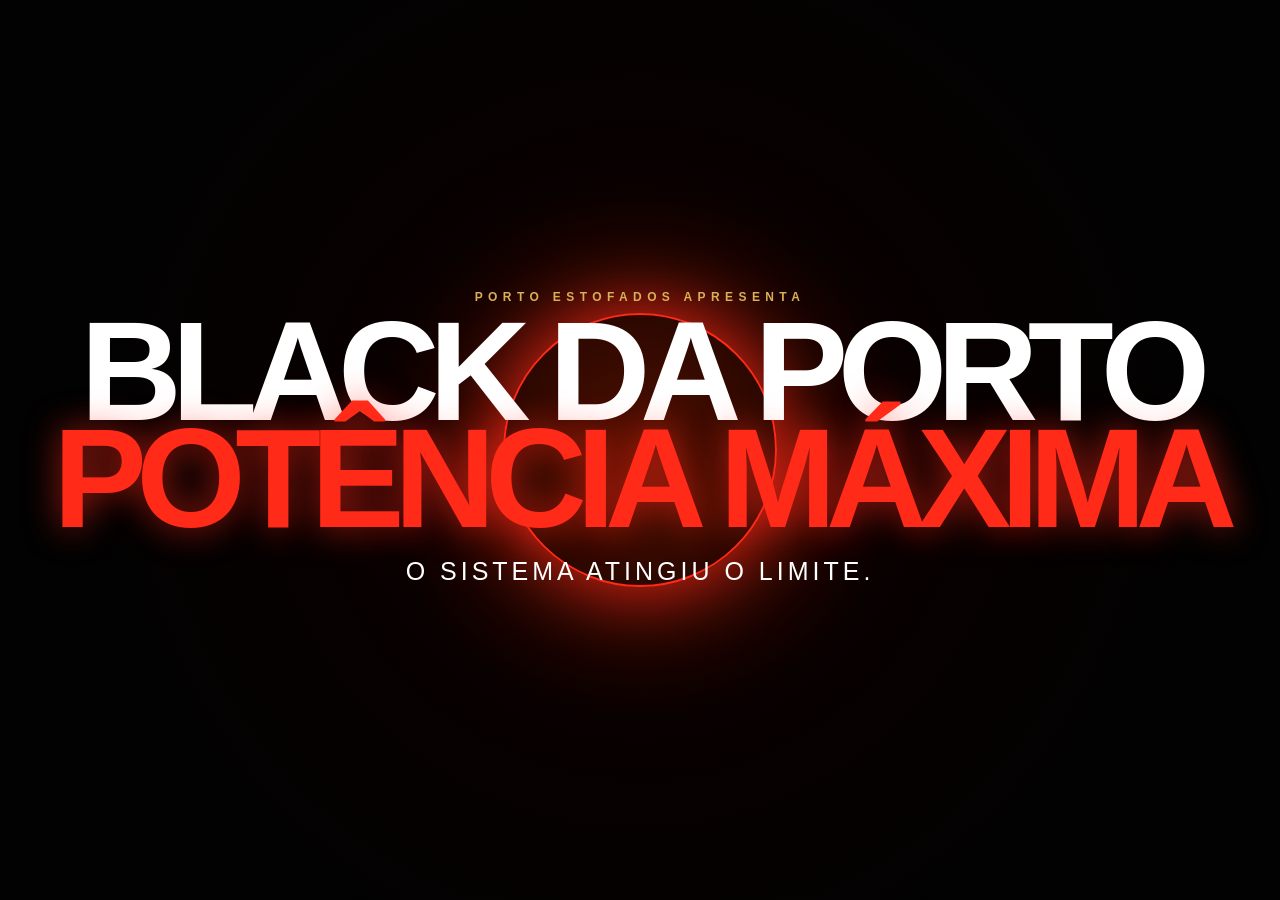
<file: black-porto/index.html>
<!doctype html>
<html lang="pt-BR">
<head>
  <meta charset="utf-8">
  <meta name="viewport" content="width=device-width,initial-scale=1,viewport-fit=cover">
  <meta name="theme-color" content="#050505">
  <meta name="description" content="A Porto está entrando em potência máxima.">
  <title>Porto — Potência Máxima</title>
  <link rel="icon" type="image/svg+xml" href="data:image/svg+xml,%3Csvg xmlns='http://www.w3.org/2000/svg' viewBox='0 0 64 64'%3E%3Crect width='64' height='64' rx='14' fill='%23050505'/%3E%3Cpath d='M31 8 19 35h10l-3 21 19-31H34z' fill='%23d7ad54'/%3E%3C/svg%3E">
  <style>
    :root{--gold:#d9af57;--red:#ff2a18;--ink:#050505;--muted:#8d8d8d;--power:.08}
    *{box-sizing:border-box}html,body{margin:0;min-height:100%;background:#050505;color:#fff;font-family:Arial,Helvetica,sans-serif;overflow-x:hidden}
    body{min-height:100svh;background:radial-gradient(circle at 50% 42%,rgba(118,18,0,.16),transparent 31%),linear-gradient(#090909,#030303)}
    .noise{position:fixed;inset:0;pointer-events:none;opacity:.12;background-image:url("data:image/svg+xml,%3Csvg viewBox='0 0 180 180' xmlns='http://www.w3.org/2000/svg'%3E%3Cfilter id='n'%3E%3CfeTurbulence type='fractalNoise' baseFrequency='.9' numOctaves='3' stitchTiles='stitch'/%3E%3C/filter%3E%3Crect width='100%25' height='100%25' filter='url(%23n)' opacity='.35'/%3E%3C/svg%3E")}
    .shell{position:relative;min-height:100svh;display:grid;grid-template-rows:auto 1fr auto;padding:clamp(18px,4vw,42px);isolation:isolate}
    header{display:flex;justify-content:space-between;align-items:flex-start;gap:20px;z-index:3}
    .brand{font-family:Georgia,serif;font-size:clamp(22px,4vw,38px);letter-spacing:.09em;color:var(--gold);line-height:.9;text-shadow:0 0 26px rgba(217,175,87,.15)}
    .brand small{display:block;margin-top:8px;font:700 9px/1 Arial,sans-serif;letter-spacing:.38em;color:#e9dfca}
    .protocol{text-align:right;font:700 10px/1.5 Arial,sans-serif;letter-spacing:.22em;color:#777}.live{display:inline-flex;align-items:center;gap:7px;color:#c9c9c9}.dot{width:6px;height:6px;border-radius:50%;background:var(--red);box-shadow:0 0 12px var(--red);animation:blink 1.4s ease-in-out infinite}@keyframes blink{50%{opacity:.25}}
    main{display:grid;grid-template-columns:minmax(0,1fr) minmax(250px,420px) minmax(0,1fr);align-items:center;gap:clamp(12px,4vw,60px);max-width:1200px;width:100%;margin:auto;padding:36px 0 28px}
    .copy-left{align-self:center}.eyebrow{font-size:11px;font-weight:800;letter-spacing:.32em;color:var(--gold);margin-bottom:14px}.copy-left h1{margin:0;max-width:490px;font-size:clamp(42px,7vw,92px);line-height:.88;letter-spacing:-.065em;text-transform:uppercase}.copy-left h1 span{display:block;color:transparent;-webkit-text-stroke:1px rgba(255,255,255,.28)}.copy-left p{max-width:380px;margin:24px 0 0;color:#aaa;font-size:clamp(14px,1.5vw,18px);line-height:1.55}
    .reactor-wrap{position:relative;display:grid;place-items:center;min-height:520px}.reactor-wrap:before{content:"";position:absolute;width:52%;height:74%;border-radius:50%;background:radial-gradient(circle,rgba(255,47,16,.22),rgba(122,12,0,.08) 44%,transparent 72%);filter:blur(24px);animation:ambientCore 2.6s ease-in-out infinite alternate}@keyframes ambientCore{to{transform:scale(1.18);opacity:.58;filter:blur(34px)}}.rings,.rings:before,.rings:after{position:absolute;border:1px solid rgba(217,175,87,.18);border-radius:50%;inset:9%;box-shadow:inset 0 0 30px rgba(217,175,87,.03),0 0 24px rgba(217,175,87,.03)}.rings:before,.rings:after{content:"";inset:11%;border-style:dashed;animation:spin 19s linear infinite}.rings:after{inset:23%;animation-direction:reverse;animation-duration:12s;border-color:rgba(255,42,24,.22)}@keyframes spin{to{transform:rotate(360deg)}}
    .reactor{position:relative;width:118px;height:440px;border:1px solid rgba(255,255,255,.19);border-radius:70px;padding:9px;background:linear-gradient(90deg,#0c0c0c,#191919 47%,#090909);box-shadow:0 0 80px rgba(0,0,0,.9),inset 0 0 25px #000}
    .glass{position:relative;width:100%;height:100%;overflow:hidden;border-radius:56px;background:linear-gradient(90deg,#070707,#101010 52%,#040404);box-shadow:inset 0 0 0 1px rgba(255,255,255,.05)}.glass:before{content:"";position:absolute;z-index:4;left:7%;right:7%;height:2px;top:-5%;background:linear-gradient(90deg,transparent,rgba(255,226,141,.82),transparent);box-shadow:0 0 13px #ffc75f;animation:scanner 4.8s ease-in-out infinite}@keyframes scanner{0%,8%{top:1%;opacity:0}18%{opacity:1}78%{opacity:.55}92%,100%{top:98%;opacity:0}}
    .fill{position:absolute;left:0;right:0;bottom:0;height:calc(var(--power)*100%);min-height:4%;background:linear-gradient(180deg,#ffc240 0%,#ff471c 25%,#b40700 68%,#630000 100%);box-shadow:0 -10px 32px rgba(255,61,22,.75),0 0 48px rgba(255,42,24,.38);transition:height 1.4s cubic-bezier(.16,1,.3,1);animation:corePulse 1.8s ease-in-out infinite alternate}@keyframes corePulse{to{filter:brightness(1.28) saturate(1.16);box-shadow:0 -15px 44px rgba(255,91,24,.94),0 0 62px rgba(255,42,24,.54)}}.fill:after{content:"";position:absolute;inset:0;background:radial-gradient(circle at 28% 80%,rgba(255,239,174,.7) 0 2px,transparent 3px),radial-gradient(circle at 70% 44%,rgba(255,209,91,.5) 0 1px,transparent 3px),linear-gradient(100deg,transparent 15%,rgba(255,255,255,.18) 42%,transparent 58%);background-size:34px 46px,29px 41px,100% 100%;animation:energyFlow 2.3s linear infinite;mix-blend-mode:screen}@keyframes energyFlow{to{background-position:0 -92px,0 -123px,0 0}}
    .fill:before{content:"";position:absolute;left:-10%;top:-12px;width:120%;height:23px;border-radius:50%;background:#ffe6a0;filter:blur(5px);opacity:.9;animation:heat 1.2s ease-in-out infinite alternate}@keyframes heat{to{transform:scaleX(.82);opacity:.55}}
    .ticks{position:absolute;inset:30px -32px;display:flex;flex-direction:column;justify-content:space-between}.ticks i{display:block;width:25px;border-top:1px solid rgba(255,255,255,.16)}.ticks i:nth-child(5n+1){width:38px;border-color:rgba(217,175,87,.46)}
    .spark{position:absolute;z-index:3;width:3px;height:3px;border-radius:50%;bottom:-8px;background:#fff1b3;box-shadow:0 0 8px #ff5a20,0 0 16px #ff2a18;animation:sparkRise var(--dur) linear infinite;animation-delay:var(--delay);opacity:0}@keyframes sparkRise{0%{transform:translate(0,0) scale(.5);opacity:0}12%{opacity:.9}65%{opacity:.7}100%{transform:translate(var(--drift),-430px) scale(0);opacity:0}}
    .percentage{position:absolute;display:grid;place-items:center;text-align:center;z-index:5;animation:readoutFloat 3s ease-in-out infinite alternate}@keyframes readoutFloat{to{transform:translateY(-4px)}}.number{font-size:clamp(58px,7vw,92px);font-weight:900;letter-spacing:-.08em;text-shadow:0 6px 35px #000,0 0 24px rgba(255,42,24,.12)}.number small{font-size:.32em;color:var(--gold);margin-left:4px}.label{font-size:9px;font-weight:800;letter-spacing:.32em;color:#bdbdbd;margin-top:-7px}
    .telemetry{align-self:center}.status-label{font-size:10px;font-weight:800;letter-spacing:.26em;color:#666}.status{margin:12px 0 28px;font-size:clamp(24px,3vw,42px);line-height:.96;text-transform:uppercase}.data{display:grid;gap:13px;border-left:1px solid rgba(217,175,87,.32);padding-left:18px}.row{display:flex;justify-content:space-between;gap:20px;max-width:280px;font-size:11px;letter-spacing:.12em;color:#777}.row b{color:#ddd;font-weight:700}.warning{margin-top:32px;max-width:290px;padding:14px 16px;border:1px solid rgba(255,42,24,.25);background:rgba(92,7,0,.12);font-size:10px;line-height:1.5;letter-spacing:.14em;color:#bc8e89;text-transform:uppercase}
    footer{display:flex;align-items:flex-end;justify-content:space-between;gap:24px;border-top:1px solid rgba(255,255,255,.08);padding-top:18px;z-index:3}.countdown{display:flex;gap:clamp(14px,4vw,42px)}.unit strong{display:block;font-size:clamp(21px,3vw,38px);line-height:1}.unit span{font-size:8px;letter-spacing:.24em;color:#666;text-transform:uppercase}.date{text-align:right;font-size:10px;line-height:1.6;letter-spacing:.2em;color:#777}.date b{display:block;color:var(--gold);font-size:13px}
    .critical body,.critical{animation:tremor .16s linear infinite alternate}@keyframes tremor{from{transform:translateX(-.5px)}to{transform:translateX(.5px)}}
    .launch-overlay{position:fixed;inset:0;display:grid;place-items:center;padding:24px;background:radial-gradient(circle,#501000 0,#090000 34%,#020202 72%);opacity:0;visibility:hidden;z-index:20;text-align:center}.launched .launch-overlay{visibility:visible;animation:detonate 1.5s ease-out forwards}@keyframes detonate{0%{opacity:0;filter:brightness(8)}10%{opacity:1;filter:brightness(5)}35%,100%{opacity:1;filter:brightness(1)}}.launch-overlay:before{content:"";position:absolute;width:30vmin;height:30vmin;border:2px solid var(--red);border-radius:50%;box-shadow:0 0 80px var(--red);animation:blast 1.6s ease-out infinite}@keyframes blast{to{transform:scale(6);opacity:0}}
    .reveal{position:relative}.reveal .mini{font-size:12px;letter-spacing:.45em;color:var(--gold);font-weight:800}.reveal h2{margin:14px 0 4px;font-size:clamp(52px,11vw,148px);line-height:.76;letter-spacing:-.075em;text-transform:uppercase}.reveal h2 span{display:block;color:var(--red);text-shadow:0 0 35px rgba(255,42,24,.65)}.reveal p{font-size:clamp(17px,2vw,25px);letter-spacing:.16em;text-transform:uppercase}
    @media(max-width:850px){.shell{padding:18px 18px 22px}main{grid-template-columns:1fr 150px;grid-template-areas:'copy reactor' 'tele reactor';gap:12px;padding:32px 0 22px}.copy-left{grid-area:copy}.reactor-wrap{grid-area:reactor;min-height:470px}.telemetry{grid-area:tele}.reactor{width:82px;height:390px}.ticks{right:-18px;left:-18px}.ticks i{width:13px}.ticks i:nth-child(5n+1){width:21px}.percentage{transform:rotate(-90deg)}.copy-left h1{font-size:clamp(39px,12vw,65px)}.copy-left p{font-size:13px;margin-top:15px}.data,.warning{display:none}.status{font-size:22px;margin-bottom:0}.countdown{gap:12px}.unit:nth-child(4){display:none}.date{font-size:8px}.brand{font-size:23px}.protocol{font-size:8px}}
    @media(max-width:480px){header{align-items:center}.protocol>div:first-child{display:none}main{grid-template-columns:1fr 108px}.reactor{width:68px;height:350px}.reactor-wrap{min-height:410px}.rings{inset:15% -45%}.copy-left h1{font-size:42px}.copy-left h1 span{-webkit-text-stroke:.8px rgba(255,255,255,.28)}footer{align-items:center}.date span{display:none}}
    @media(prefers-reduced-motion:reduce){*,*:before,*:after{animation:none!important;transition:none!important}}
  </style>
</head>
<body>
  <div class="noise"></div>
  <div class="shell">
    <header>
      <div class="brand">PORTO<small>ESTOFADOS</small></div>
      <div class="protocol"><div>PROTOCOLO // MAX Q</div><div class="live"><span class="dot"></span>MONITORAMENTO ATIVO</div></div>
    </header>
    <main>
      <section class="copy-left">
        <div class="eyebrow">SISTEMA EM AQUECIMENTO</div>
        <h1>Algo grande <span>está ganhando potência.</span></h1>
        <p>A pressão está subindo. A Porto está se preparando para atingir um nível nunca registrado.</p>
      </section>
      <section class="reactor-wrap" aria-label="Medidor de potência">
        <div class="rings"></div>
        <div class="reactor"><div class="glass"><div class="fill"></div></div><div class="ticks" aria-hidden="true"></div></div>
        <div class="percentage"><div class="number"><span id="power">08</span><small>%</small></div><div class="label">POTÊNCIA</div></div>
      </section>
      <section class="telemetry">
        <div class="status-label">ESTÁGIO ATUAL</div>
        <div class="status" id="status">Aquecimento<br>iniciado</div>
        <div class="data">
          <div class="row"><span>PRESSÃO</span><b id="pressure">0.12 MPa</b></div>
          <div class="row"><span>TEMPERATURA</span><b id="temperature">148 °C</b></div>
          <div class="row"><span>ESTABILIDADE</span><b id="stability">NOMINAL</b></div>
        </div>
        <div class="warning" id="warning">Não interrompa o processo. O sistema está se aproximando do limite.</div>
      </section>
    </main>
    <footer>
      <div class="countdown" aria-label="Contagem regressiva">
        <div class="unit"><strong id="days">--</strong><span>dias</span></div>
        <div class="unit"><strong id="hours">--</strong><span>horas</span></div>
        <div class="unit"><strong id="minutes">--</strong><span>minutos</span></div>
        <div class="unit"><strong id="seconds">--</strong><span>segundos</span></div>
      </div>
      <div class="date"><b>JANELA DE LANÇAMENTO</b><span>TRAJETÓRIA CONFIRMADA</span></div>
    </footer>
  </div>
  <section class="launch-overlay" aria-hidden="true">
    <div class="reveal"><div class="mini">PORTO ESTOFADOS APRESENTA</div><h2>BLACK DA PORTO<span>POTÊNCIA MÁXIMA</span></h2><p>O sistema atingiu o limite.</p></div>
  </section>
  <script>
    const launch = new Date('2026-11-27T00:00:00-03:00').getTime();
    const ignition = new Date('2026-09-17T00:00:00-03:00').getTime();
    const q = new URLSearchParams(location.search);
    const demoLaunch = q.get('demo') === 'launch';
    const ticks = document.querySelector('.ticks');
    for(let i=0;i<21;i++) ticks.appendChild(document.createElement('i'));
    const glass = document.querySelector('.glass');
    for(let i=0;i<13;i++){
      const spark=document.createElement('i');spark.className='spark';
      spark.style.left=(12+Math.random()*76)+'%';
      spark.style.setProperty('--dur',(2.4+Math.random()*3.2)+'s');
      spark.style.setProperty('--delay',(-Math.random()*5)+'s');
      spark.style.setProperty('--drift',(-18+Math.random()*36)+'px');
      glass.appendChild(spark);
    }
    const pad=n=>String(Math.max(0,n)).padStart(2,'0');
    function update(){
      const now = demoLaunch ? launch + 1000 : Date.now();
      const remaining = Math.max(0,launch-now);
      const total = launch-ignition;
      const raw = Math.min(1,Math.max(0,(now-ignition)/total));
      let power = now>=launch ? 100 : Math.min(99,8+91*Math.pow(raw,.78));
      document.documentElement.style.setProperty('--power',power/100);
      document.getElementById('power').textContent=pad(Math.floor(power));
      document.getElementById('days').textContent=pad(Math.floor(remaining/86400000));
      document.getElementById('hours').textContent=pad(Math.floor(remaining/3600000)%24);
      document.getElementById('minutes').textContent=pad(Math.floor(remaining/60000)%60);
      document.getElementById('seconds').textContent=pad(Math.floor(remaining/1000)%60);
      document.getElementById('pressure').textContent=(.12+power*.027).toFixed(2)+' MPa';
      document.getElementById('temperature').textContent=Math.floor(148+power*9.8)+' °C';
      const status=document.getElementById('status'), stability=document.getElementById('stability');
      if(power<45){status.innerHTML='Aquecimento<br>iniciado';stability.textContent='NOMINAL'}
      else if(power<75){status.innerHTML='Pressão<br>subindo';stability.textContent='ESTÁVEL'}
      else if(power<93){status.innerHTML='Zona<br>crítica';stability.textContent='ATENÇÃO'}
      else{status.innerHTML='MAX Q<br>atingido';stability.textContent='LIMITE';document.body.classList.add('critical')}
      if(now>=launch){document.body.classList.add('launched');document.querySelector('.launch-overlay').setAttribute('aria-hidden','false')}
    }
    update();setInterval(update,1000);
  </script>
</body>
</html>
</file>
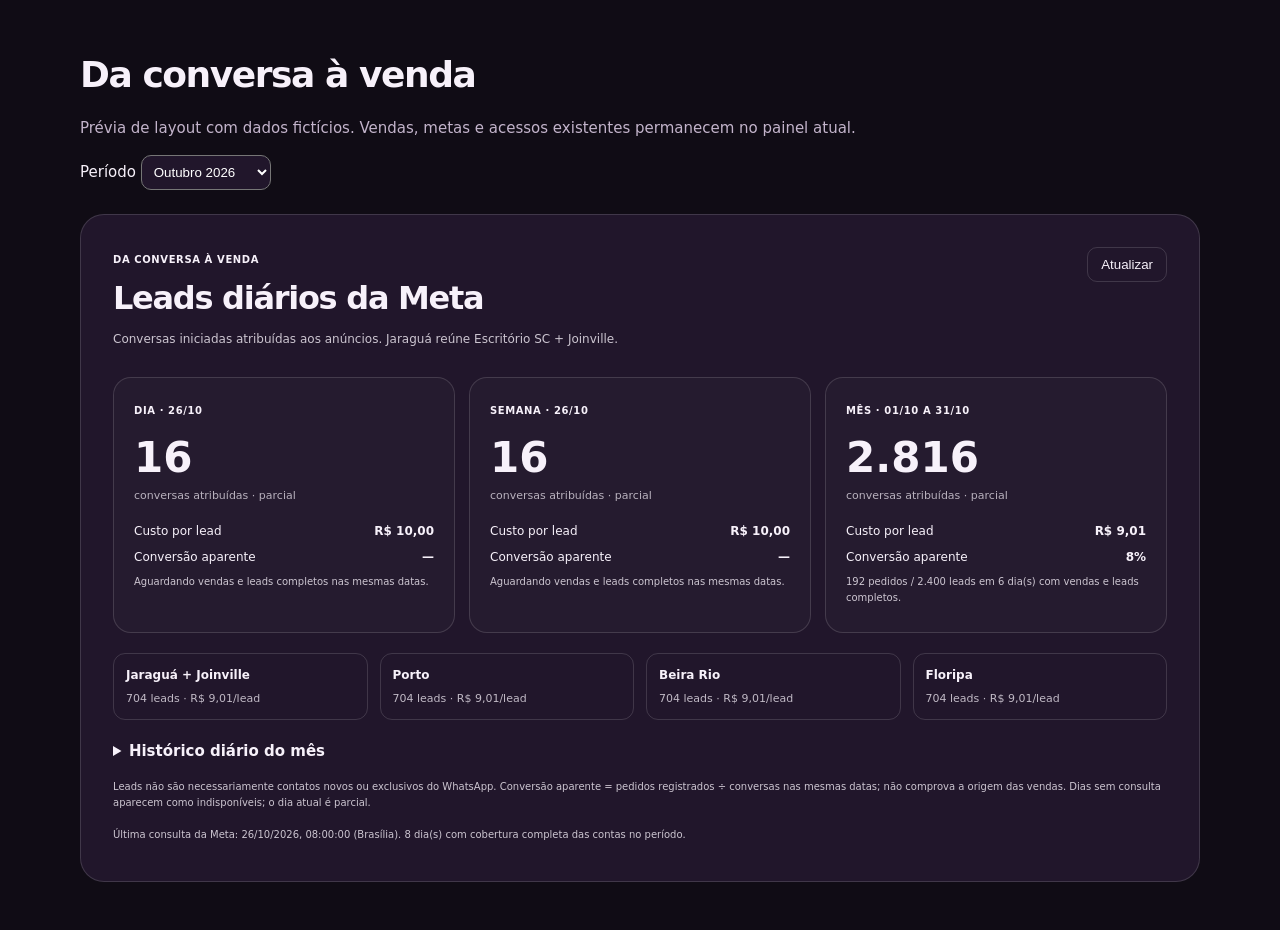
<file: tests/preview-leads.html>
<!doctype html><html lang="pt-BR"><head><meta charset="utf-8"><meta name="viewport" content="width=device-width,initial-scale=1"><title>Prévia dos leads — Operação Moisés</title><link rel="stylesheet" href="../meta-leads.css"><style>:root{--ink:#f7f1fa;--line:#ffffff24;--card:#21162b}body{margin:0;background:#100c15;color:var(--ink);font:15px/1.5 system-ui,sans-serif}main{max-width:1120px;margin:auto;padding:24px}h1{font-size:36px;letter-spacing:-.04em;margin-bottom:6px}.preview-note{color:#c3b4cb}select{padding:8px;background:#21162b;color:white;border-radius:10px}</style></head><body><main><h1>Da conversa à venda</h1><p class="preview-note">Prévia de layout com dados fictícios. Vendas, metas e acessos existentes permanecem no painel atual.</p><label>Período <select id="monthSelector"><option value="2026-10">Outubro 2026</option><option value="2026-09">Setembro 2026</option></select></label><section id="anchor"></section></main><script src="../meta-leads.js"></script><script>
const ops=[['jaragua','Jaraguá + Joinville'],['porto','Porto'],['beira-rio','Beira Rio'],['floripa','Floripa']];
const leads=[],sales=[];for(const [id] of ops)for(let day=19;day<=26;day++){leads.push({workspace_id:id,record_date:'2026-10-'+day,leads:day===26?4:100,meta_spend:day===26?40:900,is_partial:day===26,source:'meta_messaging_conversation_started_7d',synced_at:'2026-10-26T08:00:00-03:00'});if(day<=24)sales.push({workspace_id:id,record_date:'2026-10-'+day,orders:8})}
window.MoisesWorkspace={memberships:async()=>ops.map(([workspace_id,name])=>({workspace_id,role:'admin',workspace:{slug:workspace_id,name}})),choose:items=>items[0],workspaceOf:m=>m.workspace};
const makeQuery=table=>{const q={select:()=>q,in:()=>q,gte:()=>q,lte:()=>q,order:()=>q,limit:()=>Promise.resolve({data:table==='moises_meta_leads_daily'?leads:sales,error:null})};return q};
const channel={on(){return this},subscribe(){return this}};
const db={auth:{getSession:async()=>({data:{session:{user:{id:'preview'}}}})},from:makeQuery,channel:()=>channel};
MoisesLeads.mount({db,group:true,anchor:'#anchor'});
</script></body></html>
</file>
<file: meta-leads.css>
.meta-leads-panel{margin:24px 0;padding:clamp(20px,3vw,32px);border:1px solid var(--line,#ffffff24);border-radius:24px;background:var(--card,#ffffff08);color:var(--ink,inherit)}
.meta-leads-panel header{display:flex;justify-content:space-between;gap:20px;align-items:flex-start}.meta-leads-panel h3{margin:5px 0 8px;font-size:clamp(24px,3vw,32px);letter-spacing:-.04em}.meta-leads-panel p{font-size:12px;line-height:1.6;opacity:.8;margin:6px 0}.meta-leads-panel small{font-size:10px;text-transform:uppercase;font-weight:800;letter-spacing:.06em}.ml-grid{display:grid;grid-template-columns:repeat(3,minmax(0,1fr));gap:14px;margin-top:22px}.ml-card{padding:20px;border:1px solid var(--line,#ffffff24);border-radius:18px;background:#8888880b}.ml-card>strong{display:block;font-size:42px;line-height:1.2;margin-top:12px;font-variant-numeric:tabular-nums}.ml-card>span{font-size:11px;opacity:.7}.ml-card dl{margin:16px 0 8px}.ml-card dl>div{display:flex;justify-content:space-between;gap:10px;margin:8px 0;font-size:12px}.ml-card dd{margin:0;font-weight:800}.ml-card p{font-size:10px}.ml-refresh{padding:9px 13px;color:inherit;background:transparent;border:1px solid var(--line,#ffffff30);border-radius:10px;cursor:pointer}.ml-stores{display:grid;grid-template-columns:repeat(4,minmax(0,1fr));gap:12px;margin:20px 0}.ml-stores>div{padding:12px;border:1px solid var(--line,#ffffff24);border-radius:12px}.ml-stores b,.ml-stores span{display:block;font-size:12px}.ml-stores span{margin-top:7px;font-size:11px;opacity:.75}.ml-table{overflow:auto}.meta-leads-panel table{width:100%;border-collapse:collapse;font-size:12px;margin-top:14px}.meta-leads-panel th,.meta-leads-panel td{padding:10px;text-align:left;border-bottom:1px solid var(--line,#ffffff24);white-space:nowrap}.meta-leads-panel details{margin-top:18px}.meta-leads-panel summary{cursor:pointer;font-weight:750}.meta-leads-panel .ml-note{font-size:10px;margin-top:16px}.ml-alert{padding:12px;background:#d99a1020;border-radius:10px}.compact-admin .meta-leads-panel{max-width:1180px;margin:28px auto;padding:28px;background:#fff;color:#251a30;border-color:#e4dce8}@media(max-width:700px){.ml-grid,.ml-stores{grid-template-columns:1fr}.meta-leads-panel{margin:18px 0}.compact-admin .meta-leads-panel{margin:20px 18px}.meta-leads-panel header{gap:10px}}
</file>
